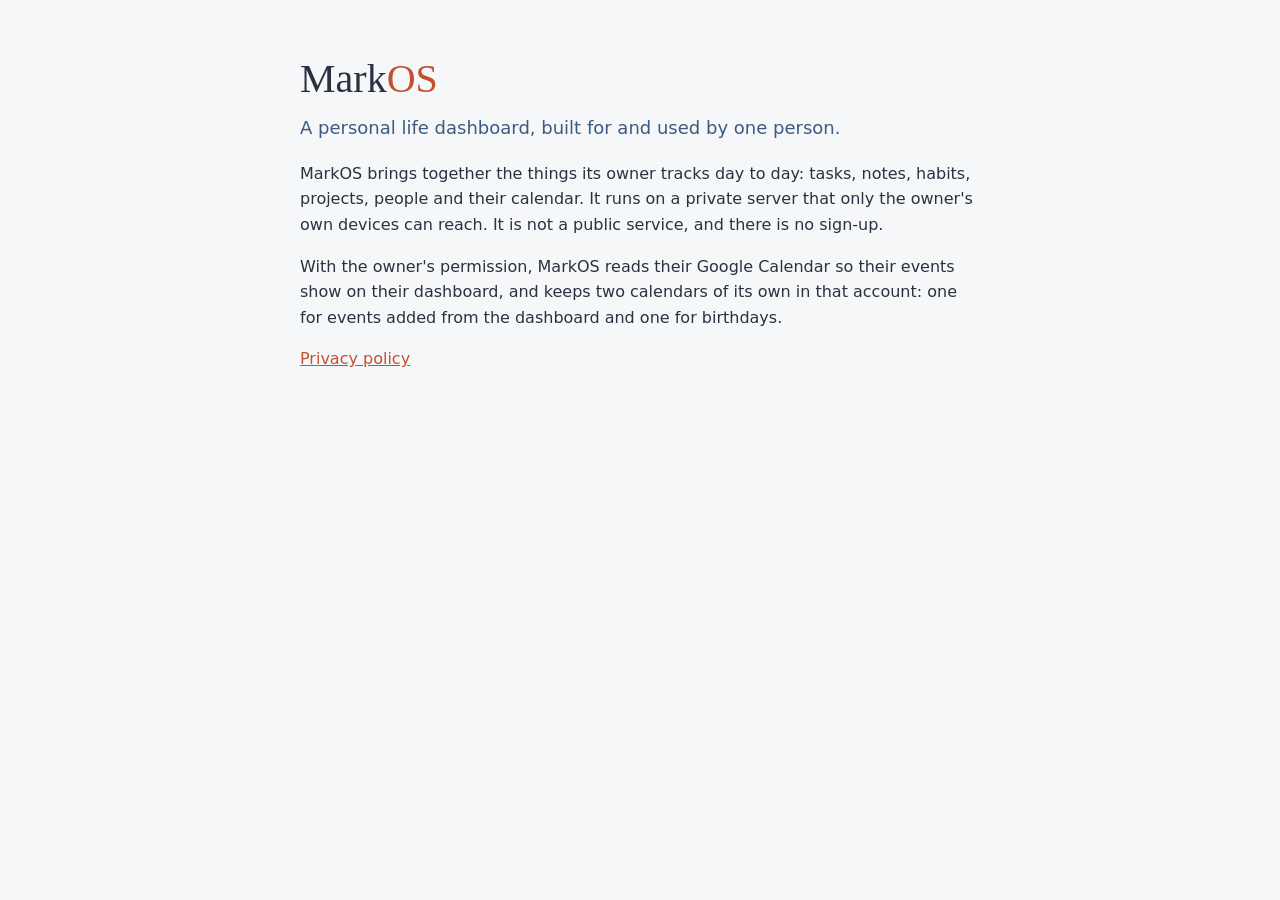
<file: index.html>
<!doctype html>
<html lang="en">
<head>
<meta charset="utf-8">
<meta name="viewport" content="width=device-width, initial-scale=1">
<title>MarkOS</title>
<meta name="description" content="MarkOS is a personal dashboard used by one person.">
<link rel="stylesheet" href="style.css">
</head>
<body>
<main>
  <h1>Mark<span>OS</span></h1>
  <p class="lead">A personal life dashboard, built for and used by one person.</p>
  <p>MarkOS brings together the things its owner tracks day to day: tasks, notes, habits, projects, people and their calendar. It runs on a private server that only the owner's own devices can reach. It is not a public service, and there is no sign-up.</p>
  <p>With the owner's permission, MarkOS reads their Google Calendar so their events show on their dashboard, and keeps two calendars of its own in that account: one for events added from the dashboard and one for birthdays.</p>
  <p><a href="privacy.html">Privacy policy</a></p>
</main>
</body>
</html>
</file>
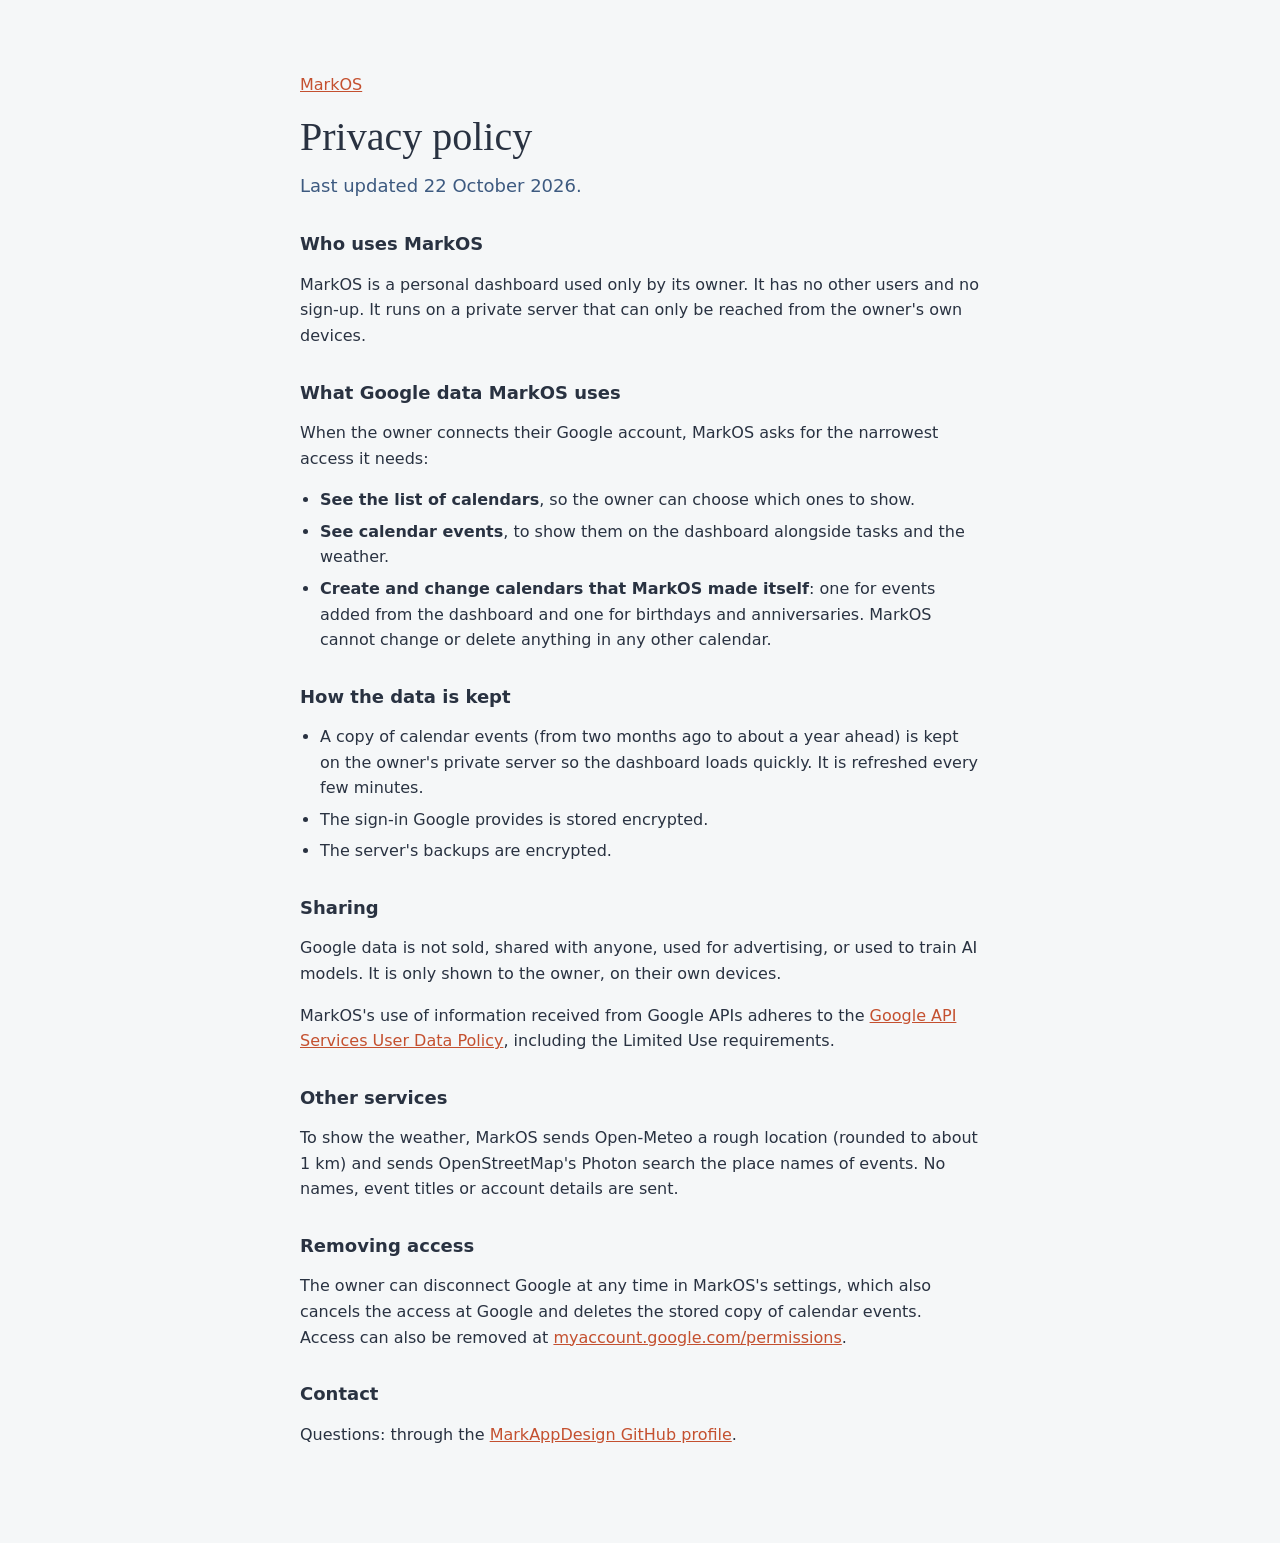
<file: privacy.html>
<!doctype html>
<html lang="en">
<head>
<meta charset="utf-8">
<meta name="viewport" content="width=device-width, initial-scale=1">
<title>MarkOS privacy policy</title>
<link rel="stylesheet" href="style.css">
</head>
<body>
<main>
  <p><a href="./">MarkOS</a></p>
  <h1>Privacy policy</h1>
  <p class="lead">Last updated 22 October 2026.</p>

  <h2>Who uses MarkOS</h2>
  <p>MarkOS is a personal dashboard used only by its owner. It has no other users and no sign-up. It runs on a private server that can only be reached from the owner's own devices.</p>

  <h2>What Google data MarkOS uses</h2>
  <p>When the owner connects their Google account, MarkOS asks for the narrowest access it needs:</p>
  <ul>
    <li><strong>See the list of calendars</strong>, so the owner can choose which ones to show.</li>
    <li><strong>See calendar events</strong>, to show them on the dashboard alongside tasks and the weather.</li>
    <li><strong>Create and change calendars that MarkOS made itself</strong>: one for events added from the dashboard and one for birthdays and anniversaries. MarkOS cannot change or delete anything in any other calendar.</li>
  </ul>

  <h2>How the data is kept</h2>
  <ul>
    <li>A copy of calendar events (from two months ago to about a year ahead) is kept on the owner's private server so the dashboard loads quickly. It is refreshed every few minutes.</li>
    <li>The sign-in Google provides is stored encrypted.</li>
    <li>The server's backups are encrypted.</li>
  </ul>

  <h2>Sharing</h2>
  <p>Google data is not sold, shared with anyone, used for advertising, or used to train AI models. It is only shown to the owner, on their own devices.</p>
  <p>MarkOS's use of information received from Google APIs adheres to the <a href="https://developers.google.com/terms/api-services-user-data-policy">Google API Services User Data Policy</a>, including the Limited Use requirements.</p>

  <h2>Other services</h2>
  <p>To show the weather, MarkOS sends Open-Meteo a rough location (rounded to about 1 km) and sends OpenStreetMap's Photon search the place names of events. No names, event titles or account details are sent.</p>

  <h2>Removing access</h2>
  <p>The owner can disconnect Google at any time in MarkOS's settings, which also cancels the access at Google and deletes the stored copy of calendar events. Access can also be removed at <a href="https://myaccount.google.com/permissions">myaccount.google.com/permissions</a>.</p>

  <h2>Contact</h2>
  <p>Questions: through the <a href="https://github.com/MarkAppDesign">MarkAppDesign GitHub profile</a>.</p>
</main>
</body>
</html>
</file>
<file: style.css>
:root { --bg: #1b222d; --text: #e9f1f3; --muted: #9fb3c4; --accent: #ee6c4d; color-scheme: dark; }
@media (prefers-color-scheme: light) { :root { --bg: #f5f7f8; --text: #293241; --muted: #3d5a80; --accent: #c4502f; color-scheme: light; } }
body { margin: 0; background: var(--bg); color: var(--text); font: 16px/1.6 system-ui, -apple-system, "Segoe UI", sans-serif; }
main { max-width: 680px; margin: 0 auto; padding: 56px 16px 80px; }
h1 { font: 400 40px/1.15 Georgia, "Iowan Old Style", serif; margin: 0 0 12px; }
h1 span { color: var(--accent); }
h2 { font: 600 18px/1.3 system-ui, sans-serif; margin: 32px 0 8px; }
.lead { color: var(--muted); font-size: 18px; margin-top: 0; }
a { color: var(--accent); }
ul { padding-left: 20px; }
li { margin-bottom: 6px; }
</file>
